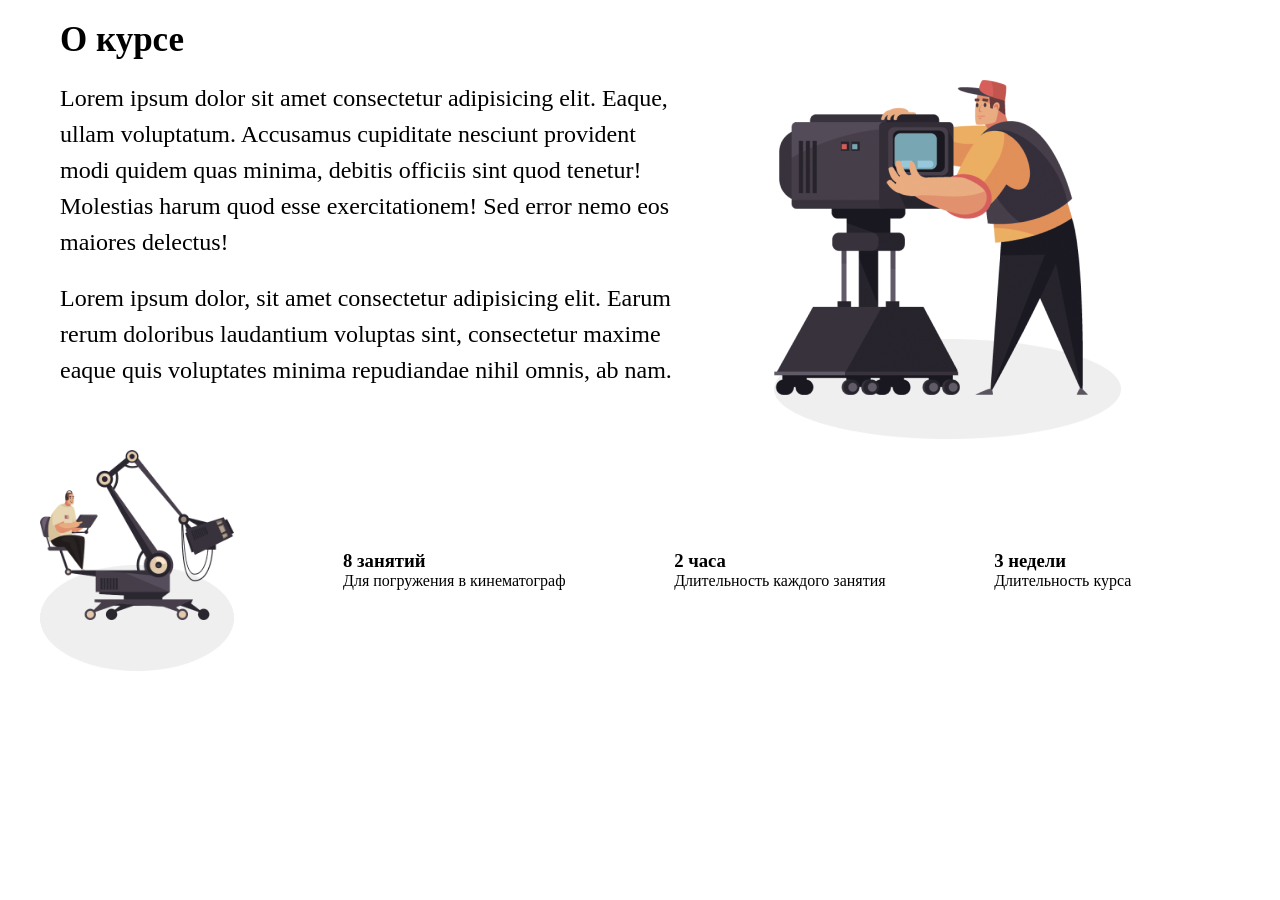
<file: CM-2 EXAM TASKS/Task1FIGMA/Task1.html>
<!DOCTYPE html>
<html lang="en">
<head>
    <meta charset="UTF-8">
    <meta http-equiv="X-UA-Compatible" content="IE=edge">
    <meta name="viewport" content="width=device-width, initial-scale=1.0">
    <link rel="stylesheet" href="Task1.css">
    <title>Figma</title>
</head>
<body>
    <div class="head-title">
        <h4>О курсе</h4>
    </div>

    <div class="title-img">
        <div class="title">
            <p>Lorem ipsum dolor sit amet consectetur adipisicing elit. Eaque, ullam voluptatum. Accusamus cupiditate nesciunt provident modi quidem quas minima, debitis officiis sint quod tenetur! Molestias harum quod esse exercitationem! Sed error nemo eos maiores delectus!</p>

            <p>Lorem ipsum dolor, sit amet consectetur adipisicing elit. Earum rerum doloribus laudantium voluptas sint, consectetur maxime eaque quis voluptates minima repudiandae nihil omnis, ab nam.</p>
        </div>
        <div class="image">
            <img class="tt" src="./img/_1 1.png" alt="">
            <img class="zz" src="./img/Ellipse 2.png" alt="">
        </div>
    </div>

    <div class="end-sec">
        <div class="end-img">
            <img class="tt" src="./img/photo 1.png" alt="">
            <img class="zz" src="./img/Ellipse 2.png" alt="">
        </div>
        <div class="sec-cont">
            <div class="sec">
                <h3>8 занятий </h3>
                <p>Для погружения
                 в кинематограф</p>
            </div>
            <div class="sec">
                <h3>2 часа</h3>
                <p>Длительность
                    каждого занятия</p>
            </div>
            <div class="sec">
                <h3>3 недели</h3>
                <p>Длительность
                    курса</p>
            </div>
        </div>
    </div>
  
</body>
</html>
</body>
</html>
</file>
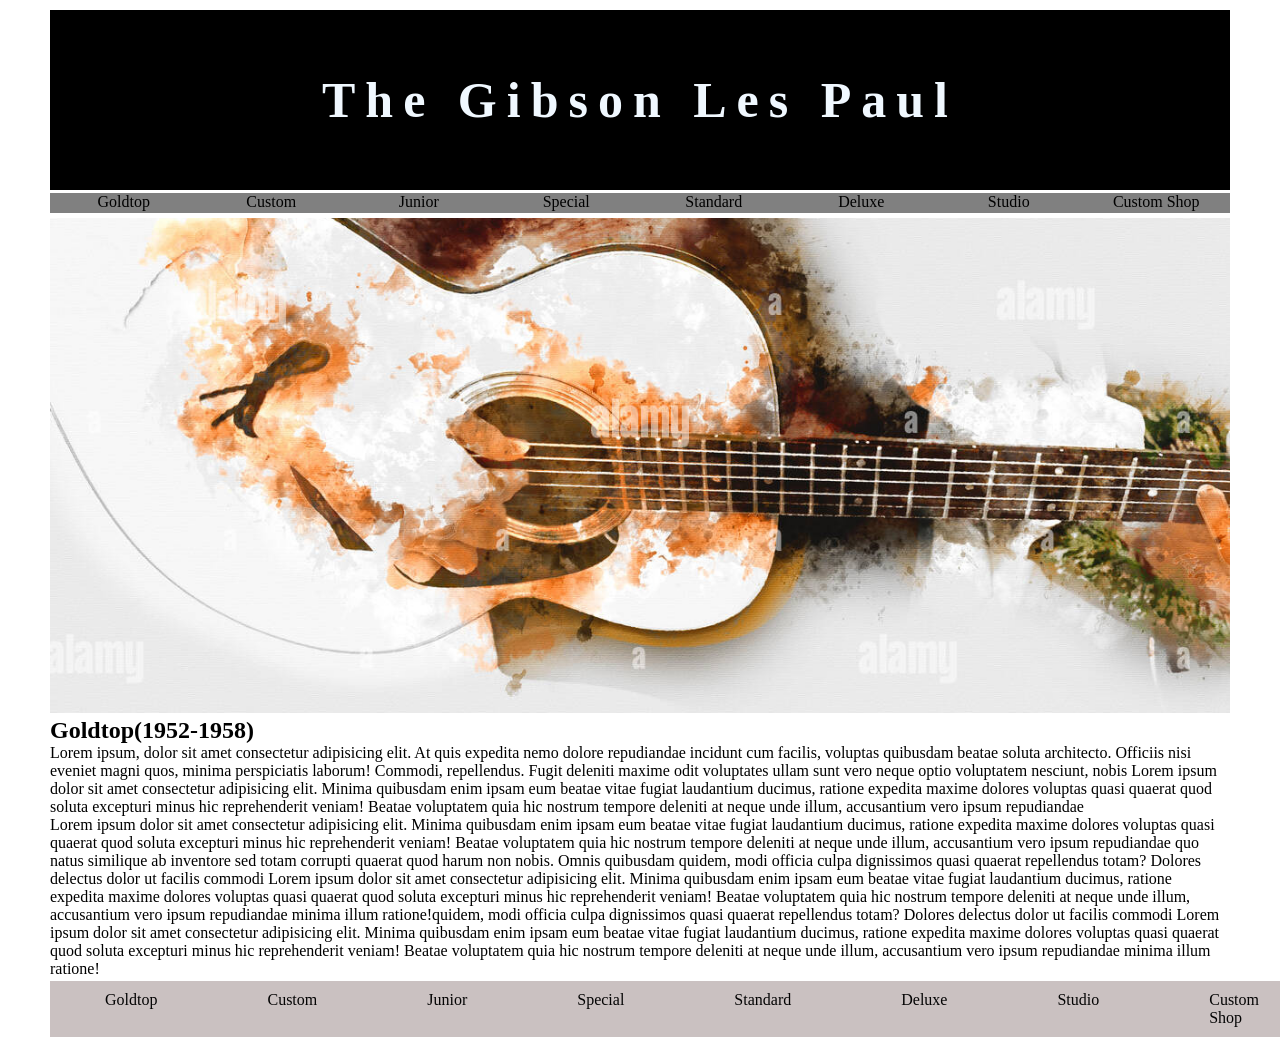
<file: CM-2 EXAM TASKS/Task2loyout/task222.html>
<!DOCTYPE html>
<html lang="en">
  <head>
    <meta charset="UTF-8" />
    <meta http-equiv="X-UA-Compatible" content="IE=edge" />
    <meta name="viewport" content="width=device-width, initial-scale=1.0" />
    <link rel="stylesheet" href="task222.css">
    <title>Guitar</title>
  </head>
  <body>
    <header>
      <h1>The Gibson Les Paul</h1>
    </header>
    <nav>
 <div class="wrap">
  <div class="text1">
    <p>  Goldtop</p>
  </div>
  <div class="text1">
    <p>  Custom</p>
  </div>
  <div class="text1">
    <p>  Junior</p>
  </div>
  <div class="text1">
    <p>  Special</p>
  </div>
  <div class="text1">
    <p>  Standard</p>
  </div>
  <div class="text1">
    <p>  Deluxe</p>
  </div>
  <div class="text1">
    <p>  Studio</p>
  </div>
  <div class="text1">
    <p>  Custom Shop</p>
  </div>
 </div>
    </nav>
    <main>
      <img
        src="./img/abstract-beautiful-playing-acoustic-guitar-in-the-foreground-on-watercolor-painting-background-and-digital-illustration-brush-to-art-P998H7.jpg"
        alt="Guitar"
      />
    </main>


    <section>
      <h2>Goldtop(1952-1958)</h2>
      <p>
        Lorem ipsum, dolor sit amet consectetur adipisicing elit. At quis
        expedita nemo dolore repudiandae incidunt cum facilis, voluptas
        quibusdam beatae soluta architecto. Officiis nisi eveniet magni quos,
        minima perspiciatis laborum! Commodi, repellendus. Fugit deleniti maxime
        odit voluptates ullam sunt vero neque optio voluptatem nesciunt, nobis
        Lorem ipsum dolor sit amet consectetur adipisicing elit. Minima
        quibusdam enim ipsam eum beatae vitae fugiat laudantium ducimus, ratione
        expedita maxime dolores voluptas quasi quaerat quod soluta excepturi
        minus hic reprehenderit veniam! Beatae voluptatem quia hic nostrum
        tempore deleniti at neque unde illum, accusantium vero ipsum repudiandae
      </p>
      <p >
        Lorem ipsum dolor sit amet consectetur adipisicing elit. Minima
        quibusdam enim ipsam eum beatae vitae fugiat laudantium ducimus, ratione
        expedita maxime dolores voluptas quasi quaerat quod soluta excepturi
        minus hic reprehenderit veniam! Beatae voluptatem quia hic nostrum
        tempore deleniti at neque unde illum, accusantium vero ipsum repudiandae
        quo natus similique ab inventore sed totam corrupti quaerat quod harum
        non nobis. Omnis quibusdam quidem, modi officia culpa dignissimos quasi
        quaerat repellendus totam? Dolores delectus dolor ut facilis commodi Lorem ipsum dolor sit amet consectetur adipisicing elit. Minima
        quibusdam enim ipsam eum beatae vitae fugiat laudantium ducimus, ratione
        expedita maxime dolores voluptas quasi quaerat quod soluta excepturi
        minus hic reprehenderit veniam! Beatae voluptatem quia hic nostrum
        tempore deleniti at neque unde illum, accusantium vero ipsum repudiandae
        minima illum ratione!quidem, modi officia culpa dignissimos quasi
        quaerat repellendus totam? Dolores delectus dolor ut facilis commodi  Lorem ipsum dolor sit amet consectetur adipisicing elit. Minima
        quibusdam enim ipsam eum beatae vitae fugiat laudantium ducimus, ratione
        expedita maxime dolores voluptas quasi quaerat quod soluta excepturi
        minus hic reprehenderit veniam! Beatae voluptatem quia hic nostrum
        tempore deleniti at neque unde illum, accusantium vero ipsum repudiandae
        minima illum ratione!
      </p>
    </section>
    <footer>     
        <ul>  
        <li>Goldtop</li>
        <li>Custom</li>
        <li>Junior</li>
        <li>Special</li>
        <li>Standard</li>
        <li>Deluxe</li>
        <li>Studio</li>
        <li>Custom Shop</li>
      </ul></footer>
  </body>
</html>
</file>
<file: CM-2 EXAM TASKS/Task1FIGMA/Task1.css>
@import url('https://fonts.googleapis.com/css2?family=Roboto+Slab:wght@700&family=Roboto:wght@400;700&display=swap');

* {
    margin: 0;
    padding: 0;
    box-sizing: border-box;
    text-decoration: none;
    list-style-type: none;
}

.head-title{
    max-width: 1200px;
    margin: 0 auto;
    padding-left: 20px;
    padding-right: 20px;
    margin-top: 20px;
}
.head-title h4{
    font-size: 35px;
}

.title-img{
    max-width: 1200px;
    margin: 0 auto;
    padding-left: 20px;
    padding-right: 20px;
    display: flex;
    margin-top: 20px;
    position: relative;
}
.title-img .title{
    width: 100%;
    margin-right: 50px;
}

.title-img .title p{
    line-height: 1.5;
    width: 100%;
    font-size: 24px;
    margin-bottom: 20px;
}

.end-sec{
    display: flex;
    align-items: center;
    max-width: 1200px;
    margin: 0 auto;
    margin-top: 25px;
}


.end-sec .sec h3{
    font-weight: bold;
}

.title-img .image{
    position: relative;
    left: 50px;
}

.title-img .image .zz{
    width: 70%;
    height: 100px;
    margin-top: -60px;
    position: relative;
    z-index: -1;
}

.end-sec .end-img{
    display: flex;
    flex-direction: column;
    width: 232px;
    height: 203px;
}

.end-sec .end-img .tt{
    width: 100%;
    margin-top: -18px;
}

.end-sec .end-img .zz{
    width: 100%;
    height: 100%;
    margin-top: 0px;
    position: relative;
    z-index: -1;
    margin-top: -55px;
}

.end-sec .sec-cont {
    display: flex;
    justify-content: space-evenly;
    width: 100%;
    max-width: 120;
}

@media(max-width:1210px){
    .head-title{
        max-width: 1000px;
    }
    .title-img{
        max-width: 1000px;
    }

    .end-sec{
        max-width: 1000px;
    }
    .title-img .title{
        margin-right: 20px;
    }
    .title-img .image{
        left: 0;
    }
    .title-img{
        padding-right: 0;
        padding-left: 0;
    }
}

@media(max-width:1040px){
    .head-title{
        max-width: 800px;
    }
    .title-img{
        max-width: 800px;
    }

    .end-sec{
        max-width: 800px;
    }
    .title-img .title p{
        font-size: 20px;
    }

    .end-sec .end-img{
        display: none;
    }
}


@media(max-width:830px){
    .head-title{
        max-width: 600px;
    }
    .title-img{
        max-width: 600px;
        flex-direction: column;
        text-align: center;
    }

    .end-sec{
        max-width: 600px;
    }
    .end-sec .sec-cont{
        justify-content: end;
    }
}
</file>
<file: CM-2 EXAM TASKS/Task2loyout/task222.css>
*{
    margin: 0;
    padding: 0;
}
body{
    padding: 10px 50px;
}

header{
    width: 100%;
    height: 20vh;
    background-color: black;
    color: aliceblue;
    display: flex;
    justify-content: center;
    align-items: center;


}
h1{
letter-spacing: 10px;
font-size: 50px;
}

.wrap{
    margin-top: 3px;
    display: flex;
    align-items: center;
    justify-content: space-between;
}
.text1{
    width: 170px;
    height: 20px;
    background-color: grey;
}
p{
    text-align: center;
}

ul {
    list-style: none;
    display: flex;
    justify-content: space-between;
    margin-top: 3px;

}

li{
    padding: 10px 55px;
    color: aliceblue;
    background-color: rgb(16, 16, 16);
    
}

main{
    width: 100%;
    margin-top: 5px;
}

main img{
    width: 100%;
    height: 55vh;
    object-fit: cover;
}

p{
    text-align:  center;
}

section p{
    text-align: start;
}

footer> ul> li{
    padding: 10px 55px;
    color: rgb(4, 4, 4);
    background-color: rgb(202, 193, 193);
    
}
</file>
